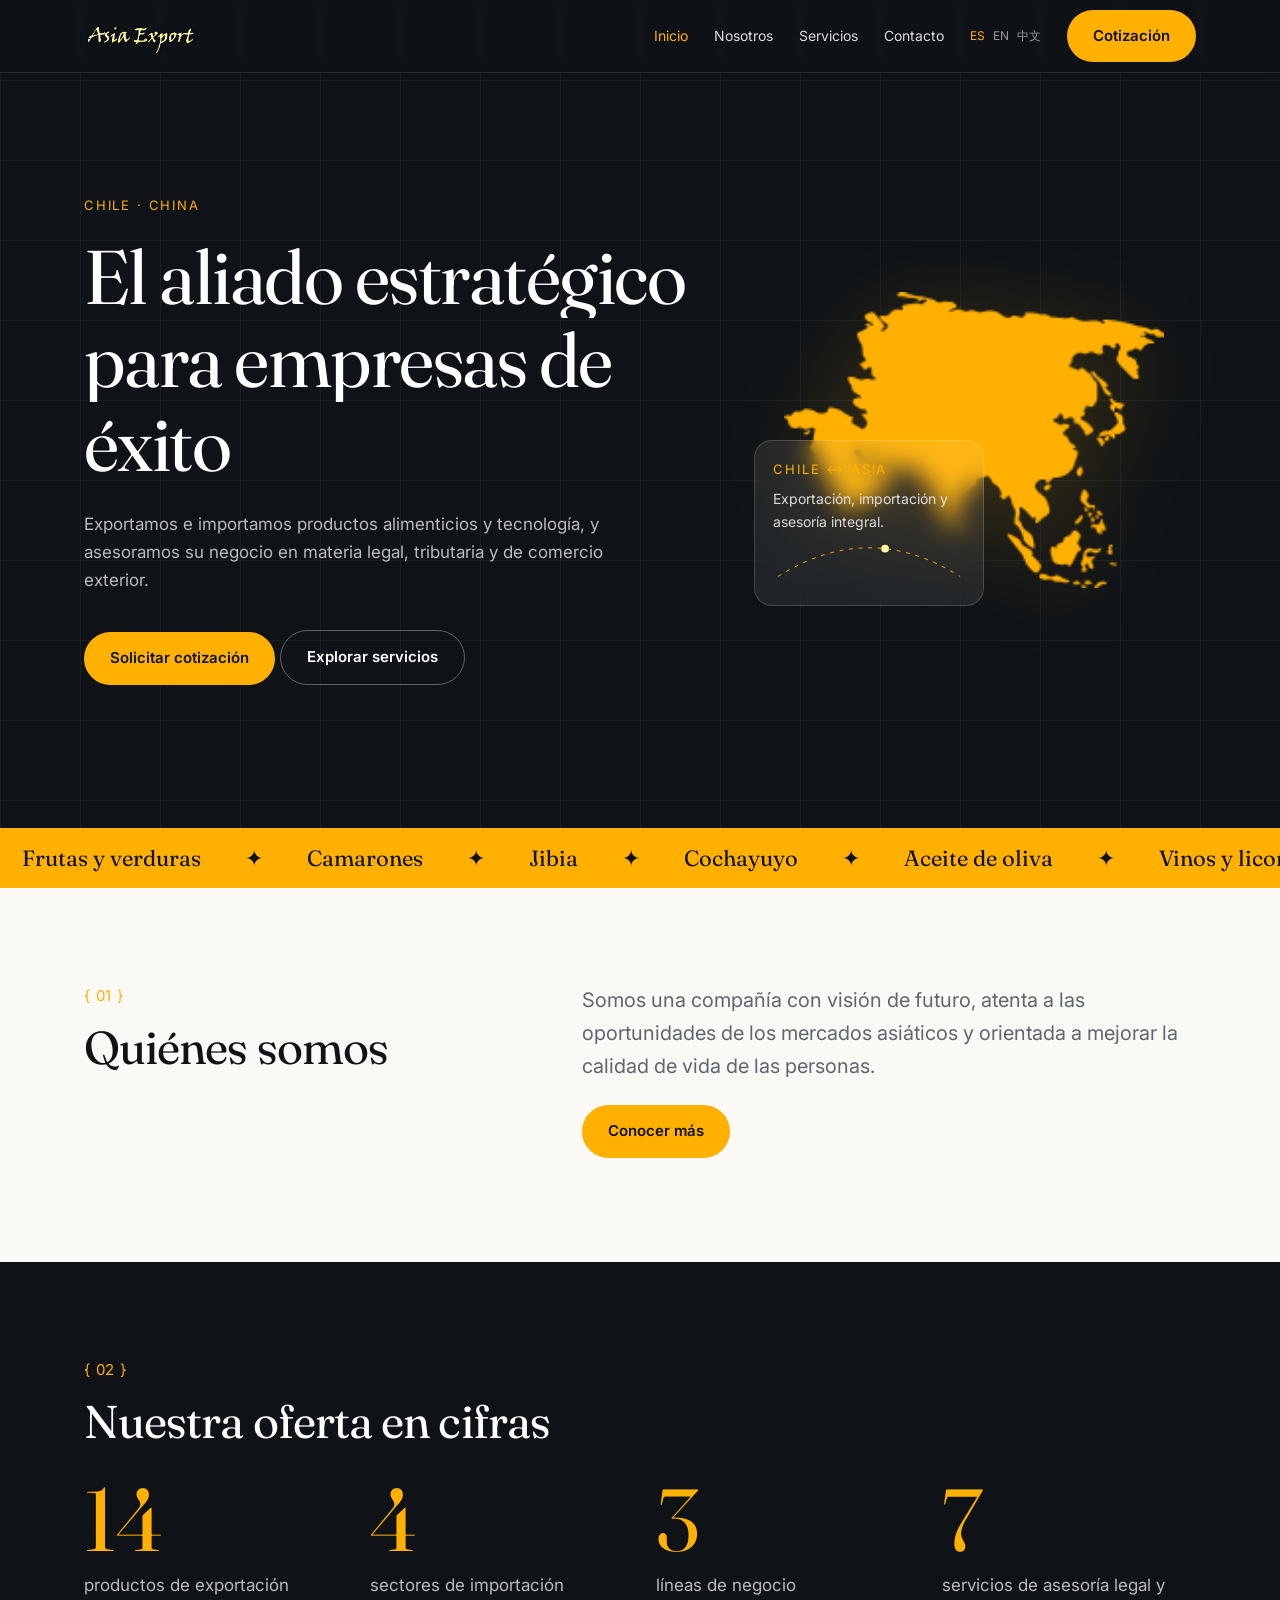
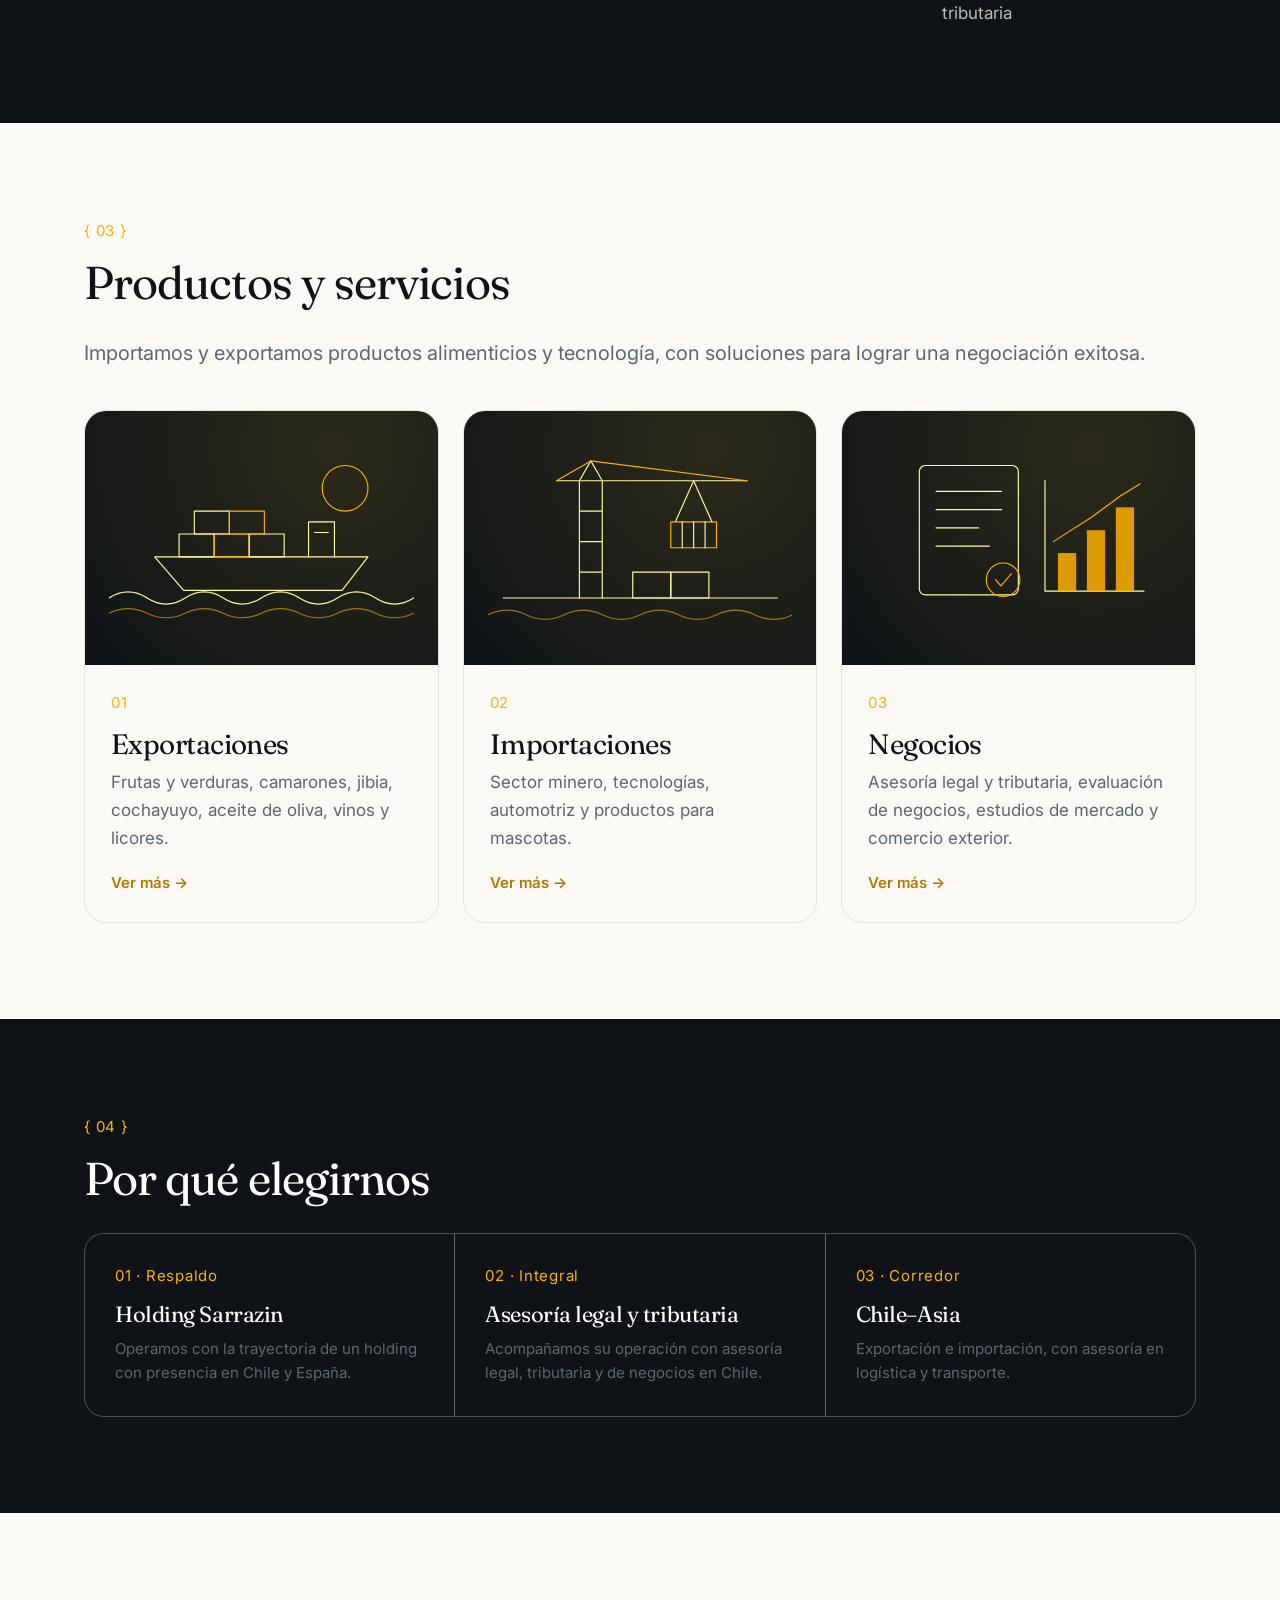
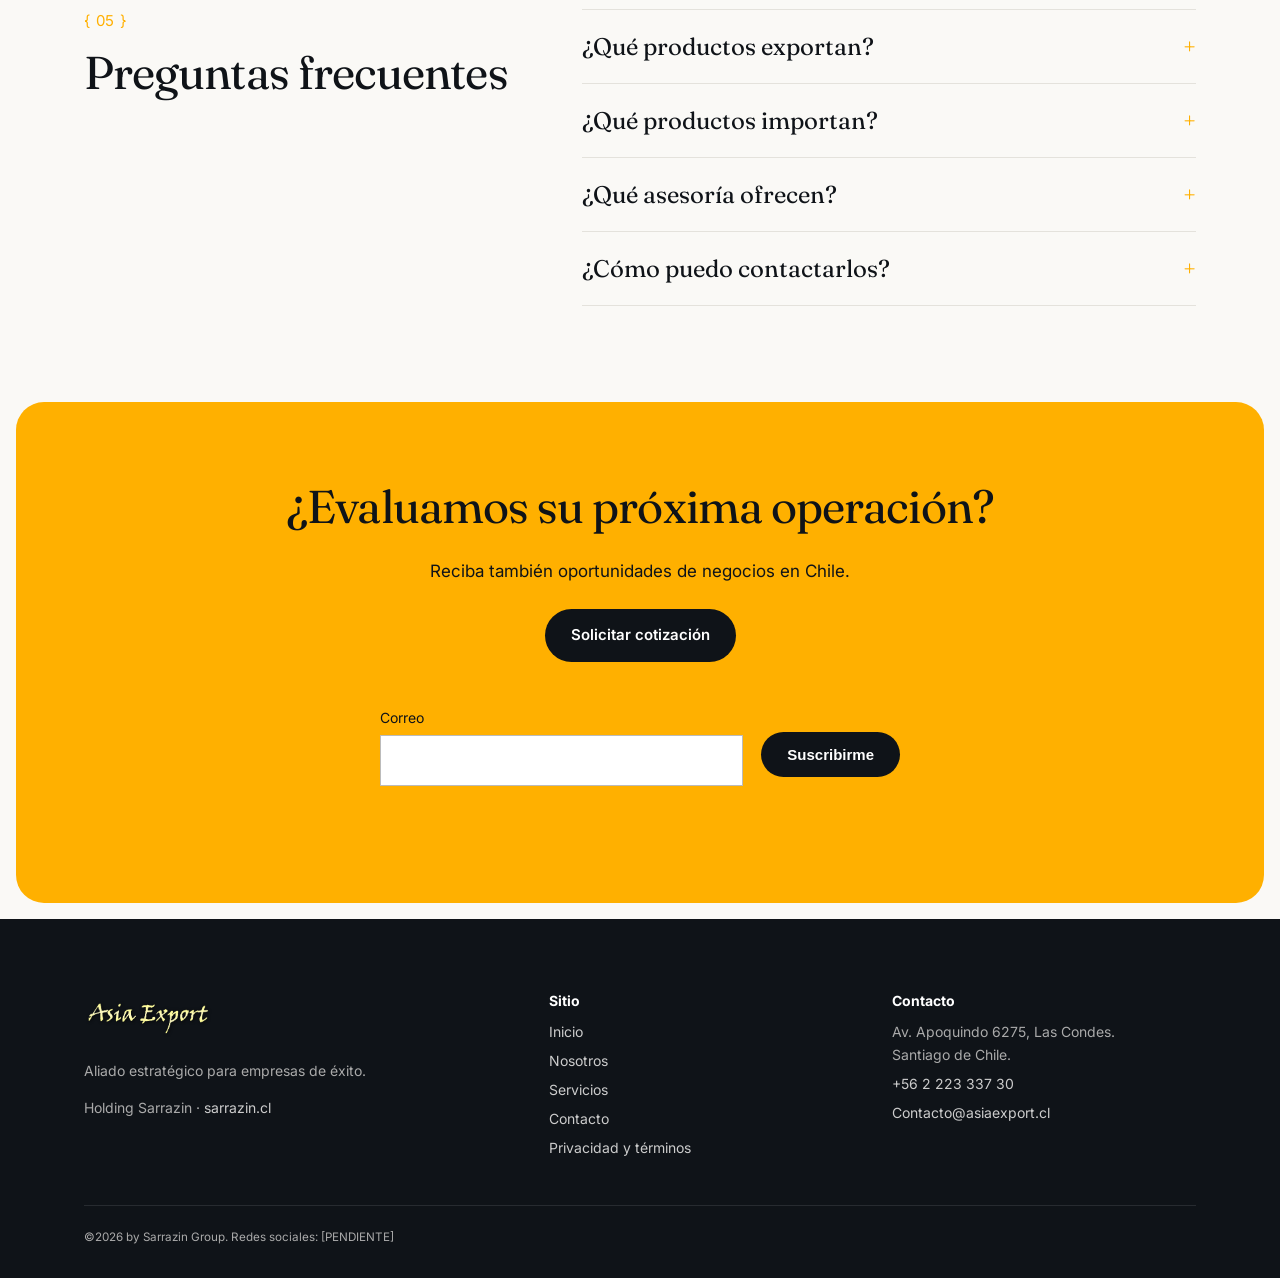
<file: public/assets/aistudio/Asia_Export_fdaa3927.html>
<!doctype html><html lang="es"><head><meta charset="utf-8"><meta name="viewport" content="width=device-width,initial-scale=1,viewport-fit=cover"><title>Asia Export</title><meta name="description" content=""><link rel="preconnect" href="https://fonts.googleapis.com"><link href="https://fonts.googleapis.com/css2?family=Fraunces:wght@400&family=Inter:wght@400;600&display=swap" rel="stylesheet"><style>:root{color-scheme:light dark;--fg:#0F1318;--ink:#0F1318;--ink2:#1A2029;--paper:#FAF9F6;--line:#E4E2DC;--mute:#5E6670;--amber:#FFB000;--cream:#FDFBA0;--serif:"Fraunces",Georgia,serif;--sans:"Inter",system-ui,sans-serif}
*{box-sizing:border-box;margin:0}html{scroll-behavior:smooth}
body{font:17px/1.65 var(--sans);color:var(--fg);background:var(--paper)}
a{color:inherit}h1,h2,h3{font-family:var(--serif);font-weight:400;line-height:1.1;letter-spacing:-.02em}
.w{max-width:1160px;margin:auto;padding:0 24px}
header{position:fixed;inset:0 0 auto;z-index:9;background:rgba(15,19,24,.94);backdrop-filter:blur(8px);border-bottom:1px solid #ffffff1a}
header .w{display:flex;align-items:center;justify-content:space-between;height:72px;gap:16px}
header img{height:44px;display:block}nav{display:flex;gap:26px;align-items:center}
nav a{color:#ddd;text-decoration:none;font-size:14px}nav a:hover,nav a[aria-current]{color:var(--amber)}
.lang{font-size:12px;color:#999;display:flex;gap:8px}.lang span[aria-current]{color:var(--amber)}
.btn{display:inline-block;background:var(--amber);color:var(--ink);padding:14px 26px;text-decoration:none;font-weight:600;font-size:15px;border:0;cursor:pointer;transition:.25s}
.btn:hover{background:var(--cream)}.btn.o{background:none;color:#fff;border:1px solid #ffffff55}.btn.o:hover{border-color:var(--amber);color:var(--amber)}
.menu{display:none;background:none;border:0;color:#fff;font-size:26px}
.hero{background:var(--ink);color:#fff;padding:170px 0 110px;background-image:linear-gradient(#ffffff0d 1px,transparent 1px),linear-gradient(90deg,#ffffff0d 1px,transparent 1px);background-size:80px 80px}
.hero .w{display:grid;grid-template-columns:1.4fr 1fr;gap:48px;align-items:center}
.hero h1{font-size:clamp(40px,6vw,76px)}.hero p{color:#bbb;margin:24px 0 36px;max-width:520px}.hero img{width:100%;max-width:340px;justify-self:center}
.hero.s{padding:150px 0 70px}.hero.s .w{display:block}.hero.s h1{font-size:clamp(36px,5vw,60px)}
.k{color:var(--amber);font-size:13px;letter-spacing:.14em;text-transform:uppercase;margin-bottom:18px;display:block}
section{padding:96px 0}section.d{background:var(--ink);color:#fff}
h2{font-size:clamp(30px,4vw,46px);margin-bottom:28px}.n{color:var(--amber);font-size:15px;font-family:var(--sans);display:block;margin-bottom:14px;letter-spacing:.05em}
.row{display:grid;grid-template-columns:70px 1fr 1.2fr 40px;gap:24px;padding:34px 0;border-top:1px solid var(--line);text-decoration:none;align-items:baseline;transition:.25s}
.row:last-child{border-bottom:1px solid var(--line)}.row:hover{padding-left:14px;color:#9a6b00}.row h3{font-size:30px}.row p{color:var(--mute)}
.g{display:grid;grid-template-columns:repeat(auto-fit,minmax(260px,1fr));gap:1px;background:var(--line);border:1px solid var(--line)}
.g>div{background:var(--paper);padding:30px}.g h3{font-size:22px;margin-bottom:10px}.g p,.g li{color:var(--mute);font-size:15px}.g ul{padding-left:18px}
.two{display:grid;grid-template-columns:1fr 1.4fr;gap:60px}.lead{font-size:20px;color:var(--mute)}
.cta{background:var(--amber);padding:80px 0;text-align:center}.cta h2{margin-bottom:24px}.cta .btn{background:var(--ink);color:#fff}
form{display:grid;gap:18px}label{font-size:14px;display:grid;gap:6px}
input,textarea{font:inherit;padding:13px;border:1px solid #bbb;background:#fff;width:100%}input:focus,textarea:focus{outline:2px solid var(--amber)}
.err{color:#b3261e;font-size:13px;min-height:1em}.ok{color:#1b6b3a;font-weight:600}
footer{background:var(--ink);color:#aaa;padding:70px 0 30px;font-size:14px}footer img{height:50px}
footer .w{display:grid;grid-template-columns:1.4fr 1fr 1fr;gap:40px}footer a{display:block;color:#ccc;text-decoration:none;margin:6px 0}footer a:hover{color:var(--amber)}
footer small{grid-column:1/-1;border-top:1px solid #ffffff1a;padding-top:22px}footer h4{color:#fff;margin-bottom:8px}
.rv{opacity:0;transform:translateY(24px);transition:.8s}.rv.on{opacity:1;transform:none}
@media(prefers-reduced-motion:reduce){.rv{opacity:1;transform:none;transition:none}}
.sk{position:absolute;left:-999px}.sk:focus{left:8px;top:8px;z-index:99;background:#fff;padding:8px}
@media(max-width:820px){.menu{display:block}nav{display:none;position:absolute;top:72px;left:0;right:0;background:var(--ink);flex-direction:column;padding:24px;align-items:flex-start}nav.o{display:flex}
.hero .w,.two,footer .w{grid-template-columns:1fr}.hero img{max-width:200px}.row{grid-template-columns:40px 1fr;gap:6px}.row p{grid-column:2}.row span:last-child{display:none}section{padding:64px 0}}

.btn{border-radius:999px}.g{border-radius:20px;overflow:hidden}.cta{border-radius:28px;margin:0 16px 16px}
.hero.h{min-height:92vh;display:flex;align-items:center;animation:dr 14s linear infinite}@keyframes dr{to{background-position:80px 80px}}
@media(prefers-reduced-motion:reduce){.hero.h{animation:none}}
.fl{position:relative;justify-self:center;width:100%;max-width:380px}.fl img{max-width:100%;filter:drop-shadow(0 20px 50px #ffb00033)}
.card{position:absolute;left:-30px;bottom:-10px;max-width:230px;background:#ffffff14;border:1px solid #ffffff2a;border-radius:18px;padding:18px;backdrop-filter:blur(12px);font-size:14px;color:#ddd}
.stats{display:grid;grid-template-columns:repeat(auto-fit,minmax(200px,1fr));gap:32px;margin-top:20px}.stat b{font:400 clamp(52px,7vw,88px)/1 var(--serif);color:var(--amber);display:block}.stat p{color:#bbb;margin-top:8px}
details{border-top:1px solid var(--line);padding:22px 0}details:last-child{border-bottom:1px solid var(--line)}summary{cursor:pointer;font:400 24px var(--serif);list-style:none}summary::-webkit-details-marker{display:none}summary::after{content:"+";float:right;color:var(--amber)}details[open] summary::after{content:"–"}details p{color:var(--mute);margin-top:12px;max-width:680px}
@media(max-width:820px){.card{left:0}}

.il *{fill:none;stroke:var(--cream);stroke-width:1.5;stroke-linecap:round;stroke-linejoin:round}.il .a{stroke:var(--amber)}.il .bar{fill:var(--amber);stroke:none;opacity:.85;transform-box:fill-box;transform-origin:bottom;animation:gr 3s ease-in-out infinite alternate}
.ic{width:64px;height:64px;display:block;margin-bottom:14px}.ic *{fill:none;stroke:var(--fg);stroke-width:2;stroke-linecap:round;stroke-linejoin:round}.ic .a{stroke:var(--amber)}
.bob{animation:bob 4s ease-in-out infinite}.wv{animation:wv 5s linear infinite}.wv.w2{animation-duration:8s;opacity:.6}.sw{transform-origin:270px 60px;animation:sw 4s ease-in-out infinite alternate}.dr{stroke-dasharray:140;animation:dsh 3.5s ease-in-out infinite alternate}
.spin{animation:sp 10s linear infinite}.pulse{transform-origin:60px 60px;animation:pu 3s ease-in-out infinite}
@keyframes bob{50%{transform:translateY(-6px)}}@keyframes wv{to{transform:translateX(100px)}}@keyframes sw{from{transform:rotate(-5deg)}to{transform:rotate(5deg)}}@keyframes gr{from{transform:scaleY(.4)}}@keyframes dsh{from{stroke-dashoffset:140}to{stroke-dashoffset:0}}@keyframes sp{to{transform:rotate(360deg)}}@keyframes pu{50%{transform:scale(1.07)}}
.scs{display:grid;grid-template-columns:repeat(auto-fit,minmax(290px,1fr));gap:24px}
.sc{display:block;text-decoration:none;border:1px solid var(--line);border-radius:22px;overflow:hidden;background:var(--paper)}.sc.rv{transition:opacity .8s,transform .25s,box-shadow .4s}.sc:hover{box-shadow:0 30px 60px -30px #000a}
.pn{background:radial-gradient(circle at 70% 15%,#2b2a1a,var(--ink));padding:24px}.tx{padding:26px}.tx h3{font-size:28px}.tx p{color:var(--mute);margin:8px 0 16px}.ar{color:#B07A00;font-weight:600;font-size:15px}.sc:hover .ar{letter-spacing:.04em}
.hero.s.sp .w{display:grid;grid-template-columns:1.2fr 1fr;gap:40px;align-items:center}.ill{max-width:420px;width:100%;justify-self:center}
.wd{display:inline-block;overflow:hidden;vertical-align:top}.wd i{display:inline-block;font-style:normal;transform:translateY(110%);animation:up 1s cubic-bezier(.2,.8,.2,1) forwards;animation-delay:var(--d)}@keyframes up{to{transform:none}}
.mq{background:var(--amber);color:var(--ink);overflow:hidden;white-space:nowrap;padding:16px 0;font:400 22px var(--serif)}.mt{display:inline-block;animation:mq 45s linear infinite}.mt span{padding:0 22px}@keyframes mq{to{transform:translateX(-50%)}}
.fl img{transform:translate(calc(var(--mx,0)*16px),calc(var(--my,0)*16px));transition:transform .3s}.arc{width:100%;margin-top:10px}.arc path{fill:none;stroke:var(--amber);stroke-dasharray:4 6}.arc circle{fill:var(--cream)}
.btn{position:relative;overflow:hidden}.btn::after{content:"";position:absolute;inset:0;background:linear-gradient(110deg,transparent 30%,#fff9 50%,transparent 70%);transform:translateX(-120%);transition:transform .7s}.btn:hover::after{transform:translateX(120%)}
.pg{position:fixed;top:0;left:0;right:0;height:3px;background:var(--amber);transform:scaleX(0);transform-origin:left;z-index:10}header.sm .w{height:58px}header .w{transition:height .3s}
[data-view]:not([hidden]){animation:fi .6s}@keyframes fi{from{opacity:0;transform:translateY(14px)}}
@media(prefers-reduced-motion:reduce){.il *,.ic *,.mt,.wv,.bob,.sw,.spin,.pulse,.bar,.dr,[data-view]{animation:none!important}.wd i{transform:none;animation:none}.btn::after{display:none}}
@media(max-width:820px){.hero.s.sp .w{grid-template-columns:1fr}}

.d .g>div{background:var(--ink)}.d .g h3{color:#fff}
.pi{width:84px;height:84px;display:block;margin-bottom:18px;border-radius:20px;background:radial-gradient(circle at 30% 18%,#323a49,#12161C);padding:8px;border:1px solid #ffffff1f;box-shadow:0 14px 28px -14px #000b;transition:transform .45s cubic-bezier(.2,.8,.2,1)}
.g>div:hover .pi{transform:translateY(-5px) rotate(-4deg) scale(1.05)}
.g{background:var(--paper)}.g>div{box-shadow:0 0 0 1px var(--line)}.d .g>div{box-shadow:0 0 0 1px #ffffff22}
input,textarea{color:#0F1318}header{padding-top:env(safe-area-inset-top,0px)}:root{box-sizing:border-box;padding-bottom:env(safe-area-inset-bottom,0px)}
@media(prefers-color-scheme:dark){:root:not([data-theme="light"]){--fg:#ECEBE6;--paper:#12161C;--line:#2A313B;--mute:#9AA3AD}}
:root[data-theme="dark"]{--fg:#ECEBE6;--paper:#12161C;--line:#2A313B;--mute:#9AA3AD}</style></head><body><main id="main" tabindex="-1"><div data-view="index" data-t="Asia Export | Comercio Exterior entre Chile y China | Exportaciones e Importaciones" data-d="Facilitamos el comercio exterior con exportaciones agroindustriales, importaciones de equipamiento técnico e industrial, y asesoría legal y tributaria integral con el respaldo y trayectoria de Holding Sarrazin." hidden><div class="hero h"><div class="w"><div><span class="k">Chile · China</span><h1><span class="wd"><i style="--d:0.1s">El</i></span> <span class="wd"><i style="--d:0.2s">aliado</i></span> <span class="wd"><i style="--d:0.3s">estratégico</i></span> <span class="wd"><i style="--d:0.4s">para</i></span> <span class="wd"><i style="--d:0.5s">empresas</i></span> <span class="wd"><i style="--d:0.6s">de</i></span> <span class="wd"><i style="--d:0.7s">éxito</i></span> </h1><p>Exportamos e importamos productos alimenticios y tecnología, y asesoramos su negocio en materia legal, tributaria y de comercio exterior.</p><a class="btn" href="#contacto">Solicitar cotización</a> <a class="btn o" href="#servicios">Explorar servicios</a></div><div class="fl"><img src="[data-uri]" alt="Mapa de Asia"><div class="card"><span class="k" style="margin:0 0 6px">Chile ↔ Asia</span>Exportación, importación y asesoría integral.<svg class="arc" viewBox="0 0 200 40" aria-hidden="true"><path d="M5 35Q100-25 195 35"/><circle r="4"><animateMotion dur="3s" repeatCount="indefinite" path="M5 35Q100-25 195 35"/></circle></svg></div></div></div></div>
<div class="mq" aria-hidden="true"><div class="mt"><span>Frutas y verduras</span><span>✦</span><span>Camarones</span><span>✦</span><span>Jibia</span><span>✦</span><span>Cochayuyo</span><span>✦</span><span>Aceite de oliva</span><span>✦</span><span>Vinos y licores</span><span>✦</span><span>Minería</span><span>✦</span><span>Tecnología</span><span>✦</span><span>Automotriz</span><span>✦</span><span>Pet</span><span>✦</span><span>Asesoría legal</span><span>✦</span><span>Asesoría tributaria</span><span>✦</span><span>Comercio exterior</span><span>✦</span><span>Frutas y verduras</span><span>✦</span><span>Camarones</span><span>✦</span><span>Jibia</span><span>✦</span><span>Cochayuyo</span><span>✦</span><span>Aceite de oliva</span><span>✦</span><span>Vinos y licores</span><span>✦</span><span>Minería</span><span>✦</span><span>Tecnología</span><span>✦</span><span>Automotriz</span><span>✦</span><span>Pet</span><span>✦</span><span>Asesoría legal</span><span>✦</span><span>Asesoría tributaria</span><span>✦</span><span>Comercio exterior</span><span>✦</span></div></div>
<section><div class="w two"><div><span class="n">{ 01 }</span><h2>Quiénes somos</h2></div><div><p class="lead">Somos una compañía con visión de futuro, atenta a las oportunidades de los mercados asiáticos y orientada a mejorar la calidad de vida de las personas.</p><p style="margin-top:22px"><a class="btn" href="#nosotros">Conocer más</a></p></div></div></section>
<section class="d"><div class="w"><span class="n">{ 02 }</span><h2>Nuestra oferta en cifras</h2><div class="stats"><div class="stat"><b data-to="15">0</b><p>productos de exportación</p></div><div class="stat"><b data-to="4">0</b><p>sectores de importación</p></div><div class="stat"><b data-to="3">0</b><p>líneas de negocio</p></div><div class="stat"><b data-to="8">0</b><p>servicios de asesoría legal y tributaria</p></div></div></div></section>
<section><div class="w"><span class="n">{ 03 }</span><h2>Productos y servicios</h2><p class="lead" style="margin-bottom:40px">Importamos y exportamos productos alimenticios y tecnología, con soluciones para lograr una negociación exitosa.</p><div class="scs"><a class="sc rv" href="#exportaciones"><div class="pn"><svg class="il" viewBox="0 0 400 260" role="img" aria-label="Buque de carga con contenedores"><circle class="a" cx="310" cy="70" r="30"/><g class="bob"><path d="M60 160h280l-34 44H98z"/><rect x="92" y="130" width="46" height="30"/><rect class="a" x="138" y="130" width="46" height="30"/><rect x="184" y="130" width="46" height="30"/><rect x="112" y="100" width="46" height="30"/><rect class="a" x="158" y="100" width="46" height="30"/><path d="M262 160v-46h34v46M270 128h18"/></g><path class="wv" d="M-100 214 q25-16 50 0t50 0t50 0t50 0t50 0t50 0t50 0t50 0t50 0t50 0"/><path class="wv w2 a" d="M-100 234 q25-12 50 0t50 0t50 0t50 0t50 0t50 0t50 0t50 0t50 0t50 0"/></svg></div><div class="tx"><span class="n">01</span><h3>Exportaciones</h3><p>Frutas y verduras, camarones, jibia, cochayuyo, aceite de oliva, vinos y licores.</p><span class="ar">Ver más →</span></div></a><a class="sc rv" href="#importaciones"><div class="pn"><svg class="il" viewBox="0 0 400 260" role="img" aria-label="Grúa portuaria descargando un contenedor"><path d="M120 214V60M150 214V60M120 100h30M120 140h30M120 180h30M90 60h250M120 60l15-26 15 26"/><path class="a" d="M135 34L340 60M135 34L90 60"/><g class="sw"><path d="M270 60l-24 54M270 60l24 54"/><rect class="a" x="240" y="114" width="60" height="34"/><path d="M255 114v34M270 114v34M285 114v34"/></g><rect x="190" y="180" width="50" height="34"/><rect x="240" y="180" width="50" height="34"/><path d="M20 214h360"/><path class="wv w2 a" d="M-100 236 q25-12 50 0t50 0t50 0t50 0t50 0t50 0t50 0t50 0t50 0t50 0"/></svg></div><div class="tx"><span class="n">02</span><h3>Importaciones</h3><p>Sector minero, tecnologías, automotriz y productos para mascotas.</p><span class="ar">Ver más →</span></div></a><a class="sc rv" href="#negocios"><div class="pn"><svg class="il" viewBox="0 0 400 260" role="img" aria-label="Informe legal y gráfico de crecimiento"><rect x="70" y="40" width="130" height="170" rx="8"/><path d="M92 74h86M92 98h86M92 122h56M92 146h70"/><circle class="a" cx="180" cy="190" r="22"/><path class="a" d="M170 190l7 8 14-16"/><path d="M235 205h130M235 205V60"/><rect class="bar" x="252" y="155" width="24" height="50"/><rect class="bar" style="animation-delay:.4s" x="290" y="125" width="24" height="80"/><rect class="bar" style="animation-delay:.8s" x="328" y="95" width="24" height="110"/><path class="a dr" d="M246 140L296 108L334 80L360 64"/></svg></div><div class="tx"><span class="n">03</span><h3>Negocios</h3><p>Asesoría legal y tributaria, evaluación de negocios, estudios de mercado y comercio exterior.</p><span class="ar">Ver más →</span></div></a></div></div></section>
<section class="d"><div class="w"><span class="n">{ 04 }</span><h2>Por qué elegirnos</h2><div class="g" style="background:#ffffff22;border-color:#ffffff22"><div><span class="n">01 · Respaldo</span><h3>Holding Sarrazin</h3><p>Operamos con la trayectoria de un holding con presencia en Chile y España.</p></div><div><span class="n">02 · Integral</span><h3>Asesoría legal y tributaria</h3><p>Acompañamos su operación con asesoría legal, tributaria y de negocios en Chile.</p></div><div><span class="n">03 · Corredor</span><h3>Chile–Asia</h3><p>Exportación e importación, con asesoría en logística y transporte.</p></div></div></div></section>
<section><div class="w two"><div><span class="n">{ 05 }</span><h2>Preguntas frecuentes</h2></div><div><details><summary>¿Qué productos exportan?</summary><p>Principalmente frutas y verduras, camarones, jibia, cochayuyo, aceite de oliva, vinos y licores.</p></details><details><summary>¿Qué productos importan?</summary><p>Equipos y accesorios para minería, tecnología (energía limpia y purificación de aguas), repuestos automotrices y productos para mascotas.</p></details><details><summary>¿Qué asesoría ofrecen?</summary><p>Asesoría legal y tributaria, evaluación de negocios, estudios de mercado y asesoría en comercio exterior y logística entre Latinoamérica y Asia.</p></details><details><summary>¿Cómo puedo contactarlos?</summary><p>Por teléfono al +56 2 223 337 30, al correo Contacto@asiaexport.cl, en Av. Apoquindo 6275, Las Condes, o mediante el formulario de cotización.</p></details></div></div></section>
<div class="cta"><div class="w"><h2>¿Evaluamos su próxima operación?</h2><p style="margin-bottom:24px">Reciba también oportunidades de negocios en Chile.</p><a class="btn" href="#contacto">Solicitar cotización</a><div style="max-width:520px;margin:36px auto 0;text-align:left"><form novalidate style="grid-template-columns:1fr auto;align-items:start"><label>Correo<input type="email" required><span class="err"></span></label><button class="btn" style="margin-top:26px">Suscribirme</button><span class="ok" role="status" style="grid-column:1/-1"></span></form></div></div></div>
</div>
<div data-view="nosotros" data-t="Nosotros | Asia Export" data-d="Conozca la historia y misión de Asia Export, con el respaldo de Holding Sarrazin." hidden>
<div class="hero s"><div class="w"><span class="k">Nosotros</span><h1>Una visión de futuro en los mercados asiáticos</h1></div></div>
<section><div class="w two"><div><span class="n">{ 01 }</span><h2>Nuestra historia</h2></div><p class="lead">Somos una compañía que desarrolla una visión de futuro, sobre la base de una necesidad creciente y llena de oportunidades en los mercados asiáticos, con el propósito de mejorar la calidad de vida de las personas.</p></div></section>
<section class="d"><div class="w two"><div><span class="n">{ 02 }</span><h2>Misión</h2></div><p class="lead" style="color:#bbb">Somos proveedores de alimentos naturales. Abastecemos a familias de mercados asiáticos con nuestra logística, experiencia y recursos, para mejorar su calidad de vida de forma saludable y cubrir sus necesidades de alimentación. Nuestros productos se extraen directamente desde su origen y llegan a los consumidores finales sin alterar sus propiedades naturales.</p></div></section>
<section><div class="w two"><div><span class="n">{ 03 }</span><h2>Holding Sarrazin</h2></div><div><p class="lead">Asia Export forma parte de Holding Sarrazin (Sarrazin Group).</p><p style="margin-top:20px"><a class="btn" href="http://www.sarrazin.cl">sarrazin.cl</a></p></div></div></section>
<div class="cta"><div class="w"><h2>Conversemos sobre su negocio</h2><a class="btn" href="#contacto">Contactar</a></div></div>
</div>
<div data-view="servicios" data-t="Servicios | Asia Export" data-d="Exportaciones, importaciones y asesoría de negocios para el comercio entre Chile y Asia." hidden>
<div class="hero s"><div class="w"><span class="k">Servicios</span><h1>Tres líneas para una operación sin fricciones</h1></div></div>
<section><div class="w"><div class="scs"><a class="sc rv" href="#exportaciones"><div class="pn"><svg class="il" viewBox="0 0 400 260" role="img" aria-label="Buque de carga con contenedores"><circle class="a" cx="310" cy="70" r="30"/><g class="bob"><path d="M60 160h280l-34 44H98z"/><rect x="92" y="130" width="46" height="30"/><rect class="a" x="138" y="130" width="46" height="30"/><rect x="184" y="130" width="46" height="30"/><rect x="112" y="100" width="46" height="30"/><rect class="a" x="158" y="100" width="46" height="30"/><path d="M262 160v-46h34v46M270 128h18"/></g><path class="wv" d="M-100 214 q25-16 50 0t50 0t50 0t50 0t50 0t50 0t50 0t50 0t50 0t50 0"/><path class="wv w2 a" d="M-100 234 q25-12 50 0t50 0t50 0t50 0t50 0t50 0t50 0t50 0t50 0t50 0"/></svg></div><div class="tx"><span class="n">01</span><h3>Exportaciones</h3><p>Frutas y verduras, camarones, jibia, cochayuyo, aceite de oliva, vinos y licores.</p><span class="ar">Ver más →</span></div></a><a class="sc rv" href="#importaciones"><div class="pn"><svg class="il" viewBox="0 0 400 260" role="img" aria-label="Grúa portuaria descargando un contenedor"><path d="M120 214V60M150 214V60M120 100h30M120 140h30M120 180h30M90 60h250M120 60l15-26 15 26"/><path class="a" d="M135 34L340 60M135 34L90 60"/><g class="sw"><path d="M270 60l-24 54M270 60l24 54"/><rect class="a" x="240" y="114" width="60" height="34"/><path d="M255 114v34M270 114v34M285 114v34"/></g><rect x="190" y="180" width="50" height="34"/><rect x="240" y="180" width="50" height="34"/><path d="M20 214h360"/><path class="wv w2 a" d="M-100 236 q25-12 50 0t50 0t50 0t50 0t50 0t50 0t50 0t50 0t50 0t50 0"/></svg></div><div class="tx"><span class="n">02</span><h3>Importaciones</h3><p>Sector minero, tecnologías, automotriz y productos para mascotas.</p><span class="ar">Ver más →</span></div></a><a class="sc rv" href="#negocios"><div class="pn"><svg class="il" viewBox="0 0 400 260" role="img" aria-label="Informe legal y gráfico de crecimiento"><rect x="70" y="40" width="130" height="170" rx="8"/><path d="M92 74h86M92 98h86M92 122h56M92 146h70"/><circle class="a" cx="180" cy="190" r="22"/><path class="a" d="M170 190l7 8 14-16"/><path d="M235 205h130M235 205V60"/><rect class="bar" x="252" y="155" width="24" height="50"/><rect class="bar" style="animation-delay:.4s" x="290" y="125" width="24" height="80"/><rect class="bar" style="animation-delay:.8s" x="328" y="95" width="24" height="110"/><path class="a dr" d="M246 140L296 108L334 80L360 64"/></svg></div><div class="tx"><span class="n">03</span><h3>Negocios</h3><p>Asesoría legal y tributaria, evaluación de negocios, estudios de mercado y comercio exterior.</p><span class="ar">Ver más →</span></div></a></div></div></section>
<div class="cta"><div class="w"><h2>Cuéntenos qué necesita</h2><a class="btn" href="#contacto">Solicitar cotización</a></div></div>
</div>
<div data-view="exportaciones" data-t="Exportaciones | Asia Export" data-d="Exportamos frutas y verduras, camarones, jibia, cochayuyo, aceite de oliva, vinos y licores." hidden>
<div class="hero s sp"><div class="w"><div><span class="k">{ 01 } Servicios</span><h1>Exportaciones</h1></div><div class="ill"><svg class="il" viewBox="0 0 400 260" role="img" aria-label="Buque de carga con contenedores"><circle class="a" cx="310" cy="70" r="30"/><g class="bob"><path d="M60 160h280l-34 44H98z"/><rect x="92" y="130" width="46" height="30"/><rect class="a" x="138" y="130" width="46" height="30"/><rect x="184" y="130" width="46" height="30"/><rect x="112" y="100" width="46" height="30"/><rect class="a" x="158" y="100" width="46" height="30"/><path d="M262 160v-46h34v46M270 128h18"/></g><path class="wv" d="M-100 214 q25-16 50 0t50 0t50 0t50 0t50 0t50 0t50 0t50 0t50 0t50 0"/><path class="wv w2 a" d="M-100 234 q25-12 50 0t50 0t50 0t50 0t50 0t50 0t50 0t50 0t50 0t50 0"/></svg></div></div></div>
<section><div class="w"><h2>Frutas y verduras</h2><div class="g">
<div><svg class="pi" viewBox="0 0 120 120" role="img" aria-label="Maní"><g transform="rotate(-35 60 60)"><rect x="38" y="18" width="44" height="84" rx="22" fill="#D9A55B"/><path d="M40 58q20 8 40 0v8q-20 8-40 0z" fill="#C28B43"/><g fill="#B9823A"><circle cx="52" cy="38" r="1.8"/><circle cx="66" cy="32" r="1.8"/><circle cx="60" cy="46" r="1.8"/><circle cx="54" cy="80" r="1.8"/><circle cx="68" cy="88" r="1.8"/><circle cx="62" cy="76" r="1.8"/></g></g></svg><h3>Maní</h3><p>Vitamina E y B6; niacina, cistina, tiamina, riboflavina; fibra y proteína.</p></div>
<div><svg class="pi" viewBox="0 0 120 120" role="img" aria-label="Almendra"><path d="M60 14c24 18 30 48 0 90-30-42-24-72 0-90z" fill="#C98E57"/><path d="M60 26v68" stroke="#A8703C" stroke-width="2.5"/><path d="M49 40c-4 14-2 28 4 40" stroke="#E5B684" stroke-width="3" fill="none" stroke-linecap="round"/></svg><h3>Almendra</h3><p>Vitaminas E, B1, B2; magnesio, hierro, potasio, calcio; fibra y proteína.</p></div>
<div><svg class="pi" viewBox="0 0 120 120" role="img" aria-label="Avellana"><circle cx="60" cy="72" r="28" fill="#B77A3E"/><ellipse cx="50" cy="64" rx="8" ry="12" fill="#fff" opacity=".18"/><path d="M28 64q4-34 32-34t32 34l-8-7-6 9-8-9-10 9-8-9-6 9z" fill="#6E8F3A"/></svg><h3>Avellana</h3><p>Vitaminas E, A y ácido fólico; calcio y magnesio; fibra y proteína.</p></div>
<div><svg class="pi" viewBox="0 0 120 120" role="img" aria-label="Lúcuma"><circle cx="60" cy="64" r="34" fill="#E3A21A"/><path d="M60 30a34 34 0 010 68z" fill="#F3C84B"/><ellipse cx="60" cy="64" rx="11" ry="15" fill="#6B3E1D"/><path d="M60 30c0-8 4-12 10-12" stroke="#5E7F30" stroke-width="4" fill="none" stroke-linecap="round"/></svg><h3>Lúcuma</h3><p>Vitaminas B, C, B3; fibra, hierro, caroteno y niacina.</p></div>
<div><svg class="pi" viewBox="0 0 120 120" role="img" aria-label="Ciruela"><circle cx="60" cy="68" r="30" fill="#6B3F8E"/><path d="M60 38v60" stroke="#4E2C6C" stroke-width="2"/><ellipse cx="48" cy="58" rx="6" ry="10" fill="#fff" opacity=".18"/><path d="M60 38c4-14 14-16 24-14-2 10-12 16-24 14z" fill="#5E9B3A"/></svg><h3>Ciruela</h3><p>Vitaminas C, A, E, B3; potasio, calcio, hierro y magnesio.</p></div>
<div><svg class="pi" viewBox="0 0 120 120" role="img" aria-label="Uva"><g fill="#7B4FA3"><circle cx="44" cy="46" r="11"/><circle cx="60" cy="46" r="11"/><circle cx="76" cy="46" r="11"/><circle cx="52" cy="62" r="11"/><circle cx="68" cy="62" r="11"/><circle cx="60" cy="78" r="11"/><circle cx="60" cy="94" r="9"/></g><g fill="#fff" opacity=".2"><circle cx="41" cy="42" r="3"/><circle cx="57" cy="42" r="3"/><circle cx="73" cy="42" r="3"/><circle cx="49" cy="58" r="3"/><circle cx="65" cy="58" r="3"/></g><path d="M60 34V20" stroke="#6B4423" stroke-width="4" stroke-linecap="round"/><path d="M60 26c10-10 24-8 28-2-8 8-20 8-28 2z" fill="#5E9B3A"/></svg><h3>Uva</h3><p>Vitaminas C, B; ácido fólico; fibra, hierro, calcio, magnesio, fósforo y potasio.</p></div>
<div><svg class="pi" viewBox="0 0 120 120" role="img" aria-label="Damasco"><circle cx="60" cy="66" r="34" fill="#F29A3A"/><path d="M60 32c-9 22-9 46 0 68" stroke="#D7762A" stroke-width="2.5" fill="none"/><ellipse cx="46" cy="56" rx="7" ry="11" fill="#fff" opacity=".2"/><path d="M60 32c2-10 10-14 18-12-2 8-8 14-18 12z" fill="#5E9B3A"/></svg><h3>Damasco</h3><p>Vitaminas C y A; betacaroteno; potasio y hierro.</p></div>
<div><svg class="pi" viewBox="0 0 120 120" role="img" aria-label="Palta"><path d="M60 12c20 0 34 30 34 54a34 34 0 01-68 0c0-24 14-54 34-54z" fill="#2F5D2A"/><path d="M60 22c14 0 25 26 25 44a25 25 0 01-50 0c0-18 11-44 25-44z" fill="#C9D86B"/><circle cx="60" cy="72" r="14" fill="#7A4A25"/><ellipse cx="55" cy="67" rx="4" ry="5" fill="#fff" opacity=".25"/></svg><h3>Palta</h3><p>12 vitaminas, entre ellas E, K y B; potasio, magnesio, ácido fólico.</p></div>
<div><svg class="pi" viewBox="0 0 120 120" role="img" aria-label="Manzana"><path d="M60 38c-12-10-36-4-36 22 0 22 14 42 26 42 5 0 7-3 10-3s5 3 10 3c12 0 26-20 26-42 0-26-24-32-36-22z" fill="#D63A3A"/><ellipse cx="42" cy="62" rx="6" ry="12" fill="#fff" opacity=".2"/><path d="M60 38c0-10 2-16 8-20" stroke="#6B4423" stroke-width="3.5" fill="none" stroke-linecap="round"/><path d="M64 28c8-8 18-6 24-2-6 9-17 9-24 2z" fill="#5E9B3A"/></svg><h3>Manzana</h3><p>Vitaminas B y C; potasio, calcio, magnesio, sodio, ácidos fosfórico y sulfúrico, silicato.</p></div>
<div><svg class="pi" viewBox="0 0 120 120" role="img" aria-label="Arándano"><g fill="#3F4FA0"><circle cx="44" cy="72" r="20"/><circle cx="78" cy="68" r="20"/><circle cx="60" cy="42" r="20"/></g><g fill="#232C6B"><circle cx="44" cy="72" r="4.5"/><circle cx="78" cy="68" r="4.5"/><circle cx="60" cy="42" r="4.5"/></g><g fill="#fff" opacity=".2"><ellipse cx="36" cy="64" rx="5" ry="7"/><ellipse cx="70" cy="60" rx="5" ry="7"/><ellipse cx="52" cy="34" rx="5" ry="7"/></g></svg><h3>Arándano</h3><p>Vitamina C; fibra, potasio, hierro y calcio; antioxidantes.</p></div></div></div></section>
<section class="d"><div class="w"><h2>Mariscos y crustáceos</h2><div class="g" style="background:#ffffff22;border-color:#ffffff22">
<div style="background:var(--ink)"><svg class="pi" viewBox="0 0 120 120" role="img" aria-label="Camarones"><path d="M30 78c-2-30 20-50 44-40 12 6 14 20 8 30" fill="none" stroke="#F0775A" stroke-width="16" stroke-linecap="round"/><path d="M58 44l6 14M46 52l8 12M38 64l8 8" stroke="#D95B3F" stroke-width="3" stroke-linecap="round"/><path d="M80 70l18-6-2 18-16 2z" fill="#E0674A"/><circle cx="34" cy="78" r="3" fill="#fff"/><path d="M30 76c-10 4-14 12-14 24M36 68c-14-2-18-8-20-14" stroke="#F0775A" stroke-width="2" fill="none"/></svg><h3>Camarones</h3><p>Vitaminas B, E y D; proteínas, omega 3; sodio, potasio, cinc y selenio.</p></div>
<div style="background:var(--ink)"><svg class="pi" viewBox="0 0 120 120" role="img" aria-label="Jibia"><path d="M60 12c18 14 22 42 14 58H46C38 54 42 26 60 12z" fill="#D58AA3"/><path d="M60 12L40 36h40z" fill="#C06E8B" opacity=".6"/><path d="M46 70v28M54 70v34M62 70v34M70 70v30M78 70v22" stroke="#C06E8B" stroke-width="5" stroke-linecap="round"/><circle cx="52" cy="62" r="4.5" fill="#fff"/><circle cx="68" cy="62" r="4.5" fill="#fff"/><circle cx="52" cy="62" r="2" fill="#222"/><circle cx="68" cy="62" r="2" fill="#222"/></svg><h3>Jibia</h3><p>Vitaminas A, B y E; selenio, calcio, yodo.</p></div>
<div style="background:var(--ink)"><svg class="pi" viewBox="0 0 120 120" role="img" aria-label="Cochayuyo"><g fill="none" stroke-width="8" stroke-linecap="round"><path d="M38 106c-16-26 14-34 0-58s10-26 6-36" stroke="#4F6B2E"/><path d="M62 106c-14-24 14-30 0-52s8-24 4-40" stroke="#7A8F3A"/><path d="M86 106c-14-22 12-30 0-48s6-22 4-36" stroke="#3E5A2A"/></g></svg><h3>Cochayuyo</h3><p>Vitaminas A, B, C, D, E y ácido fólico; yodo, magnesio, hierro y calcio.</p></div></div></div></section>
<section><div class="w"><h2>Vinos y aceite de oliva</h2><div class="g">
<div><svg class="pi" viewBox="0 0 120 120" role="img" aria-label="Vinos y licores"><path d="M30 104V64c0-8 6-10 6-18V18h12v28c0 8 6 10 6 18v40z" fill="#5E1F2E"/><rect x="32" y="74" width="20" height="18" fill="#E8D9B0"/><rect x="36" y="14" width="12" height="8" fill="#C9A24A"/><path d="M70 34h28c0 20-4 32-14 34-10-2-14-14-14-34z" fill="#8E2A41"/><path d="M84 68v28M74 98h22" stroke="#ddd" stroke-width="3" stroke-linecap="round"/></svg><h3>Vinos y licores</h3><p>Vitaminas C y B; potasio, calcio, magnesio, sodio, hierro, fósforo.</p></div>
<div><svg class="pi" viewBox="0 0 120 120" role="img" aria-label="Aceite de oliva"><path d="M40 104V60c0-8-6-12-6-24V24h30v12c0 12-6 16-6 24v44z" fill="#B9A21E"/><rect x="38" y="12" width="22" height="12" rx="2" fill="#2E3B1C"/><rect x="36" y="68" width="26" height="22" rx="2" fill="#F1EEE6"/><ellipse cx="86" cy="86" rx="12" ry="16" fill="#6B8F2E"/><path d="M86 70c0-6 4-10 8-10" stroke="#4A6A1F" stroke-width="3" fill="none" stroke-linecap="round"/><path d="M92 36c-6 8-9 12-9 16a9 9 0 0018 0c0-4-3-8-9-16z" fill="#E3C93A"/></svg><h3>Aceite de oliva</h3><p>Vitaminas A, D, E y K; calcio, fósforo, magnesio y zinc.</p></div></div></div></section>
<div class="cta"><div class="w"><h2>Exporte con respaldo</h2><a class="btn" href="#contacto">Solicitar cotización</a></div></div>
</div>
<div data-view="importaciones" data-t="Importaciones | Asia Export" data-d="Importamos equipamiento para minería, tecnología, repuestos automotrices y productos para mascotas." hidden>
<div class="hero s sp"><div class="w"><div><span class="k">{ 02 } Servicios</span><h1>Importaciones</h1></div><div class="ill"><svg class="il" viewBox="0 0 400 260" role="img" aria-label="Grúa portuaria descargando un contenedor"><path d="M120 214V60M150 214V60M120 100h30M120 140h30M120 180h30M90 60h250M120 60l15-26 15 26"/><path class="a" d="M135 34L340 60M135 34L90 60"/><g class="sw"><path d="M270 60l-24 54M270 60l24 54"/><rect class="a" x="240" y="114" width="60" height="34"/><path d="M255 114v34M270 114v34M285 114v34"/></g><rect x="190" y="180" width="50" height="34"/><rect x="240" y="180" width="50" height="34"/><path d="M20 214h360"/><path class="wv w2 a" d="M-100 236 q25-12 50 0t50 0t50 0t50 0t50 0t50 0t50 0t50 0t50 0t50 0"/></svg></div></div></div>
<section><div class="w"><div class="g">
<div><svg class="pi" viewBox="0 0 120 120" role="img" aria-label="Minería"><path d="M22 78a38 38 0 0176 0z" fill="#F2B01E"/><rect x="14" y="76" width="92" height="12" rx="5" fill="#D99A0F"/><rect x="53" y="36" width="14" height="42" fill="#FFD25A"/><circle cx="60" cy="48" r="6" fill="#fff"/></svg><h3>Minería</h3><p>Equipos y accesorios para la minería chilena: filtros de aire, aceite, combustible e hidráulico para maquinaria pesada de la gran minería.</p><ul><li>Excavación: excavadoras, retroexcavadoras, bulldozer</li><li>Rellenos: moto rodillo, aljibes</li><li>Transporte: cargador frontal, tolvas</li></ul></div>
<div><svg class="pi" viewBox="0 0 120 120" role="img" aria-label="Tecnología"><circle cx="88" cy="30" r="13" fill="#FFC53D"/><path d="M18 100l14-46h68l-14 46z" fill="#2F5FA8"/><path d="M26 78h68M40 54l-8 46M62 54l-4 46M84 54l-2 46" stroke="#8FB4EA" stroke-width="2"/></svg><h3>Tecnología</h3><p>Energía limpia y purificación de aguas.</p><ul><li>Paneles solares</li><li>Tratamiento de aguas servidas de uso doméstico</li><li>Tratamiento de aguas para cultivos agrícolas</li></ul></div>
<div><svg class="pi" viewBox="0 0 120 120" role="img" aria-label="Automotriz"><circle cx="60" cy="60" r="42" fill="#1E232B" stroke="#454C58" stroke-width="3"/><circle cx="60" cy="60" r="25" fill="#B8C0CC"/><circle cx="60" cy="60" r="7" fill="#6B7380"/><path d="M60 38v14M60 68v14M38 60h14M68 60h14M44 44l10 10M66 66l10 10M76 44L66 54M54 66L44 76" stroke="#6B7380" stroke-width="3" stroke-linecap="round"/></svg><h3>Automotriz</h3><p>Repuestos y accesorios para camiones y vehículos livianos: filtros de aceite, aire, combustible e hidráulico.</p><ul><li>Camiones de trabajo: filtros y neumáticos</li><li>Vehículos livianos: accesorios, filtros y neumáticos</li></ul></div>
<div><svg class="pi" viewBox="0 0 120 120" role="img" aria-label="Pet"><g fill="#E8A83A"><ellipse cx="60" cy="80" rx="23" ry="18"/><ellipse cx="29" cy="56" rx="8" ry="12" transform="rotate(-20 29 56)"/><ellipse cx="47" cy="38" rx="8" ry="12"/><ellipse cx="73" cy="38" rx="8" ry="12"/><ellipse cx="91" cy="56" rx="8" ry="12" transform="rotate(20 91 56)"/></g></svg><h3>Pet</h3><p>Accesorios y línea de aseo para mascotas.</p><ul><li>Collares y casas para mascotas</li><li>Jabones, shampoo y tratamientos de aseo</li><li>Equipos veterinarios de alta tecnología (ecógrafos)</li></ul></div></div></div></section>
<div class="cta"><div class="w"><h2>Importe con trazabilidad</h2><a class="btn" href="#contacto">Solicitar cotización</a></div></div>
</div>
<div data-view="negocios" data-t="Negocios y asesoría | Asia Export" data-d="Asesoría legal y tributaria, evaluación de negocios, estudios de mercado y comercio exterior en Chile." hidden>
<div class="hero s sp"><div class="w"><div><span class="k">{ 03 } Servicios</span><h1>Negocios: asesoría legal, tributaria y estratégica</h1></div><div class="ill"><svg class="il" viewBox="0 0 400 260" role="img" aria-label="Informe legal y gráfico de crecimiento"><rect x="70" y="40" width="130" height="170" rx="8"/><path d="M92 74h86M92 98h86M92 122h56M92 146h70"/><circle class="a" cx="180" cy="190" r="22"/><path class="a" d="M170 190l7 8 14-16"/><path d="M235 205h130M235 205V60"/><rect class="bar" x="252" y="155" width="24" height="50"/><rect class="bar" style="animation-delay:.4s" x="290" y="125" width="24" height="80"/><rect class="bar" style="animation-delay:.8s" x="328" y="95" width="24" height="110"/><path class="a dr" d="M246 140L296 108L334 80L360 64"/></svg></div></div></div>
<section><div class="w"><h2>Asesoría legal</h2><div class="g">
<div><svg class="pi" viewBox="0 0 120 120" role="img" aria-label="Constitución legal de empresas"><path d="M22 54L60 24l38 30z" fill="#5F7396"/><rect x="30" y="54" width="60" height="42" fill="#9FB2CE"/><g fill="#5F7396"><rect x="38" y="62" width="10" height="28"/><rect x="55" y="62" width="10" height="28"/><rect x="72" y="62" width="10" height="28"/></g><rect x="22" y="96" width="76" height="8" rx="2" fill="#6F86A8"/></svg><h3>Constitución legal de empresas</h3><p>Gestión y revisión de la sociedad: objeto social, participación societaria y modelo de tributación en Chile.</p></div>
<div><svg class="pi" viewBox="0 0 120 120" role="img" aria-label="Inversión extranjera"><circle cx="54" cy="58" r="34" fill="#2F6FA8"/><path d="M20 58h68M54 24c-18 20-18 48 0 68M54 24c18 20 18 48 0 68M28 40h52M28 76h52" stroke="#9CC4EA" stroke-width="2" fill="none"/><circle cx="92" cy="86" r="18" fill="#FFB000"/><path d="M85 86h14M93 79l7 7-7 7" stroke="#12161C" stroke-width="3.5" fill="none" stroke-linecap="round" stroke-linejoin="round"/></svg><h3>Inversión extranjera</h3><p>Informe práctico de ventajas y desventajas del ingreso de capitales extranjeros a Chile.</p></div>
<div><svg class="pi" viewBox="0 0 120 120" role="img" aria-label="Redacción de contratos"><rect x="26" y="14" width="62" height="84" rx="6" fill="#F1EEE6"/><path d="M36 32h42M36 44h42M36 56h26" stroke="#B9B4A6" stroke-width="3" stroke-linecap="round"/><path d="M36 80c6-12 10 6 16-4s8 4 14-2" stroke="#FFB000" stroke-width="3" fill="none" stroke-linecap="round"/><path d="M82 72l22-22 8 8-22 22-12 4z" fill="#3A4252"/></svg><h3>Redacción de contratos</h3><p>Revisión de cláusulas y ajustes legales a las normas chilenas.</p></div>
<div><svg class="pi" viewBox="0 0 120 120" role="img" aria-label="Fusiones"><circle cx="44" cy="60" r="30" fill="#FFB000" opacity=".92"/><circle cx="76" cy="60" r="30" fill="#3E7CC4" opacity=".92"/><path d="M60 34a30 30 0 010 52 30 30 0 010-52z" fill="#fff" opacity=".85"/></svg><h3>Fusiones</h3><p>Informe de beneficios y ventajas legales de fusionarse con una empresa chilena.</p></div>
<div><svg class="pi" viewBox="0 0 120 120" role="img" aria-label="Due diligence"><rect x="20" y="16" width="58" height="76" rx="6" fill="#F1EEE6"/><path d="M30 34h38M30 46h38M30 58h20" stroke="#B9B4A6" stroke-width="3" stroke-linecap="round"/><circle cx="76" cy="72" r="20" fill="#9CC4EA" fill-opacity=".35" stroke="#FFB000" stroke-width="6"/><path d="M91 87l16 16" stroke="#FFB000" stroke-width="8" stroke-linecap="round"/></svg><h3>Due diligence</h3><p>Informe de ventajas y desventajas financieras y legales en la compra de sociedades chilenas.</p></div></div></div></section>
<section class="d"><div class="w"><h2>Asesoría tributaria</h2><div class="g" style="background:#ffffff22;border-color:#ffffff22">
<div style="background:var(--ink)"><svg class="pi" viewBox="0 0 120 120" role="img" aria-label="Regímenes tributarios"><rect x="30" y="14" width="60" height="92" rx="8" fill="#3A4252"/><rect x="38" y="22" width="44" height="22" rx="3" fill="#B7E1A8"/><g fill="#FFB000"><circle cx="44" cy="58" r="5"/><circle cx="60" cy="58" r="5"/><circle cx="76" cy="58" r="5"/><circle cx="44" cy="74" r="5"/><circle cx="60" cy="74" r="5"/><circle cx="76" cy="74" r="5"/></g><rect x="39" y="86" width="22" height="10" rx="5" fill="#F1EEE6"/><rect x="66" y="86" width="16" height="10" rx="5" fill="#F1EEE6"/></svg><h3>Regímenes tributarios</h3><p>Informe del régimen apropiado para el modelo de negocio constituido en Chile.</p></div>
<div style="background:var(--ink)"><svg class="pi" viewBox="0 0 120 120" role="img" aria-label="Nuevos negocios"><path d="M56 98V58" stroke="#4E9A3E" stroke-width="5" stroke-linecap="round"/><path d="M56 62c-4-20-22-24-34-18 2 18 16 24 34 18z" fill="#6BBF4F"/><path d="M56 52c4-20 22-24 34-18-2 18-16 24-34 18z" fill="#4E9A3E"/><ellipse cx="56" cy="100" rx="30" ry="6" fill="#6F5434"/><circle cx="94" cy="26" r="14" fill="#FFB000"/><path d="M94 19v14M89 24h8a3 3 0 010 6h-8" stroke="#12161C" stroke-width="2.4" fill="none" stroke-linecap="round"/></svg><h3>Nuevos negocios</h3><p>Análisis de beneficios tributarios en la creación de nuevos negocios en Chile.</p></div>
<div style="background:var(--ink)"><svg class="pi" viewBox="0 0 120 120" role="img" aria-label="Auditoría en adquisiciones"><rect x="26" y="20" width="68" height="84" rx="8" fill="#F1EEE6"/><rect x="46" y="12" width="28" height="14" rx="5" fill="#5F7396"/><g stroke="#4E9A3E" stroke-width="4" fill="none" stroke-linecap="round" stroke-linejoin="round"><path d="M36 50l5 5 9-10"/><path d="M36 74l5 5 9-10"/></g><path d="M60 52h24M60 76h24" stroke="#B9B4A6" stroke-width="4" stroke-linecap="round"/></svg><h3>Auditoría en adquisiciones</h3><p>Marco tributario y legal actual de la empresa que se adquiere.</p></div></div></div></section>
<section><div class="w"><h2>Más servicios</h2><div class="g">
<div><svg class="pi" viewBox="0 0 120 120" role="img" aria-label="Evaluación de negocios"><g fill="#3E7CC4"><rect x="22" y="66" width="18" height="34" rx="3"/><rect x="48" y="50" width="18" height="50" rx="3"/></g><rect x="74" y="30" width="18" height="70" rx="3" fill="#FFB000"/><path d="M20 54l30-20 22 12 26-24" stroke="#F1EEE6" stroke-width="3" fill="none" stroke-linecap="round" stroke-linejoin="round"/></svg><h3>Evaluación de negocios</h3><ul><li>Preparación y evaluación de proyectos</li><li>Planificación estratégica</li><li>Plan y modelo de negocios</li><li>Term sheet</li></ul></div>
<div><svg class="pi" viewBox="0 0 120 120" role="img" aria-label="Estudios de mercado"><circle cx="58" cy="62" r="36" fill="#3E7CC4"/><path d="M58 62V26a36 36 0 0131 54z" fill="#FFB000"/><path d="M58 62l31 18A36 36 0 0158 98z" fill="#6BBF4F"/></svg><h3>Estudios de mercado</h3><ul><li>Informe benchmarking</li><li>Identidad y posicionamiento de marca</li></ul></div>
<div><svg class="pi" viewBox="0 0 120 120" role="img" aria-label="Comercio exterior"><circle cx="60" cy="66" r="34" fill="#2F6FA8"/><path d="M26 66h68M60 32c-16 18-16 50 0 68M60 32c16 18 16 50 0 68" stroke="#9CC4EA" stroke-width="2" fill="none"/><path d="M16 44Q60 0 104 44" stroke="#FFB000" stroke-width="3" fill="none" stroke-dasharray="5 5"/><circle cx="104" cy="44" r="5" fill="#FFB000"/></svg><h3>Comercio exterior</h3><ul><li>Asesoría en importación y exportación (Latinoamérica–Asia)</li><li>Asesoría en logística y transporte</li></ul></div></div></div></section>
<div class="cta"><div class="w"><h2>Consulte con nuestro equipo</h2><a class="btn" href="#contacto">Solicitar cotización</a></div></div>
</div>
<div data-view="contacto" data-t="Contacto y cotización | Asia Export" data-d="Solicite una cotización corporativa a Asia Export. Av. Apoquindo 6275, Las Condes, Santiago." hidden>
<div class="hero s"><div class="w"><span class="k">Contacto</span><h1>Cotización corporativa</h1></div></div>
<section><div class="w two"><div><h2>Hablemos</h2><p class="lead">Av. Apoquindo 6275, Las Condes.<br>Santiago de Chile.</p><p style="margin-top:16px"><a href="tel:+56222333730">+56 2 223 337 30</a><br><a href="mailto:Contacto@asiaexport.cl">Contacto@asiaexport.cl</a></p></div><div><form novalidate><label>Nombre<input name="n" required><span class="err"></span></label><label>Empresa<input name="e" required><span class="err"></span></label><label>Correo<input type="email" name="c" required><span class="err"></span></label><label>Mensaje<textarea name="m" rows="5" required></textarea><span class="err"></span></label><button class="btn">Enviar solicitud</button><span class="ok" role="status"></span></form></div></div></section>
<section class="d"><div class="w two"><div><h2>Oportunidades en Chile</h2></div><div><form novalidate style="grid-template-columns:1fr auto;align-items:start"><label>Correo<input type="email" required><span class="err"></span></label><button class="btn" style="margin-top:26px">Suscribirme</button><span class="ok" role="status" style="grid-column:1/-1"></span></form></div></div></section>
</div>
<div data-view="privacidad" data-t="Privacidad y términos | Asia Export" data-d="Política de privacidad y términos de uso de Asia Export." hidden>
<div class="hero s"><div class="w"><span class="k">Legal</span><h1>Privacidad y términos</h1></div></div><section><div class="w"><p class="lead">[PENDIENTE] El sitio actual no incluye texto legal. Se requiere la política de privacidad y los términos redactados o aprobados por la empresa.</p></div></section>
</div>
<div data-view="404" data-t="Página no encontrada | Asia Export" data-d="Página no encontrada." hidden>
<div class="hero s"><div class="w"><span class="k">404</span><h1>Esta página no existe</h1><p style="margin:24px 0"><a class="btn" href="#index">Volver al inicio</a></p></div></div>
</div>
</main><script>const P=[['#index','Inicio'],['#nosotros','Nosotros'],['#servicios','Servicios'],['#contacto','Contacto']];
const L="[data-uri]";
document.body.insertAdjacentHTML('afterbegin',`<a class="sk" href="#main" onclick="event.preventDefault();document.getElementById('main').focus()">Saltar al contenido</a><header><div class="w"><a href="#index"><img src="${L}" alt="Asia Export"></a><button class="menu" aria-label="Abrir menú" aria-expanded="false">☰</button><nav aria-label="Principal">${P.map(([h,t])=>`<a href="${h}">${t}</a>`).join('')}<span class="lang" aria-label="Idioma"><span aria-current="true">ES</span><span title="Próximamente">EN</span><span title="Próximamente">中文</span></span><a class="btn" href="#contacto">Cotización</a></nav></div></header>`);
document.body.insertAdjacentHTML('beforeend',`<footer><div class="w"><div><img src="${L}" alt="Asia Export"><p style="margin-top:14px">Aliado estratégico para empresas de éxito.</p><p style="margin-top:14px">Holding Sarrazin · <a style="display:inline" href="http://www.sarrazin.cl">sarrazin.cl</a></p></div><div><h4>Sitio</h4>${P.map(([h,t])=>`<a href="${h}">${t}</a>`).join('')}<a href="#privacidad">Privacidad y términos</a></div><div><h4>Contacto</h4><p>Av. Apoquindo 6275, Las Condes.<br>Santiago de Chile.</p><a href="tel:+56222333730">+56 2 223 337 30</a><a href="mailto:Contacto@asiaexport.cl">Contacto@asiaexport.cl</a></div><small>©2026 by Sarrazin Group. Redes sociales: [PENDIENTE]</small></div></footer>`);
const m=document.querySelector('.menu'),n=document.querySelector('nav');m.onclick=()=>m.setAttribute('aria-expanded',n.classList.toggle('o'));
const io=new IntersectionObserver(e=>e.forEach(x=>{if(x.isIntersecting){x.target.classList.add('on');setTimeout(()=>x.target.style.transitionDelay='0ms',1300)}}),{threshold:.1});
document.querySelectorAll('section .w>*,.row,.sc').forEach(e=>{e.classList.add('rv');e.style.transitionDelay=([...e.parentNode.children].indexOf(e)%5)*90+'ms';io.observe(e)});
document.querySelectorAll('form').forEach(f=>f.onsubmit=e=>{e.preventDefault();let ok=true;
f.querySelectorAll('[required]').forEach(i=>{const er=i.parentNode.querySelector('.err');const bad=!i.value.trim()||(i.type=='email'&&!/^\S+@\S+\.\S+$/.test(i.value));er.textContent=bad?(i.type=='email'?'Ingrese un correo válido.':'Este campo es obligatorio.'):'';if(bad)ok=false});
if(ok){f.querySelector('.ok').textContent='Gracias. Recibimos su mensaje. [Envío pendiente de conectar]';f.reset()}});

const hd=document.querySelector('header'),pg=document.createElement('div');pg.className='pg';document.body.append(pg);
addEventListener('scroll',()=>{const h=document.documentElement.scrollHeight-innerHeight;pg.style.transform='scaleX('+(h>0?scrollY/h:0)+')';hd.classList.toggle('sm',scrollY>40)},{passive:true});
const cio=new IntersectionObserver(es=>es.forEach(x=>{const el=x.target;if(!x.isIntersecting||el.dataset.k)return;el.dataset.k=1;const t=+el.dataset.to,s=performance.now();(function f(n){const p=Math.min((n-s)/1400,1);el.textContent=Math.round(t*(1-Math.pow(1-p,3)));if(p<1)requestAnimationFrame(f)})(s)}));
document.querySelectorAll('[data-to]').forEach(e=>cio.observe(e));
if(!matchMedia('(prefers-reduced-motion:reduce)').matches){document.querySelectorAll('.sc').forEach(c=>{c.onpointermove=e=>{const r=c.getBoundingClientRect(),x=(e.clientX-r.left)/r.width-.5,y=(e.clientY-r.top)/r.height-.5;c.style.transform='perspective(900px) rotateY('+x*8+'deg) rotateX('+-y*8+'deg) translateY(-6px)'};c.onpointerleave=()=>c.style.transform=''});
addEventListener('pointermove',e=>document.querySelectorAll('.fl').forEach(f=>{f.style.setProperty('--mx',e.clientX/innerWidth-.5);f.style.setProperty('--my',e.clientY/innerHeight-.5)}))}

const V=[...document.querySelectorAll('[data-view]')];
function R(){const h=location.hash.slice(1)||'index';const v=V.find(x=>x.dataset.view==h)||V.find(x=>x.dataset.view=='404');
V.forEach(x=>x.hidden=x!=v);document.title=v.dataset.t;document.querySelector('meta[name=description]').content=v.dataset.d;
document.querySelectorAll('nav a').forEach(a=>a.getAttribute('href')=='#'+h?a.setAttribute('aria-current','page'):a.removeAttribute('aria-current'));
n.classList.remove('o');m.setAttribute('aria-expanded','false');scrollTo(0,0)}
addEventListener('hashchange',R);R();</script></body></html>
</file>
